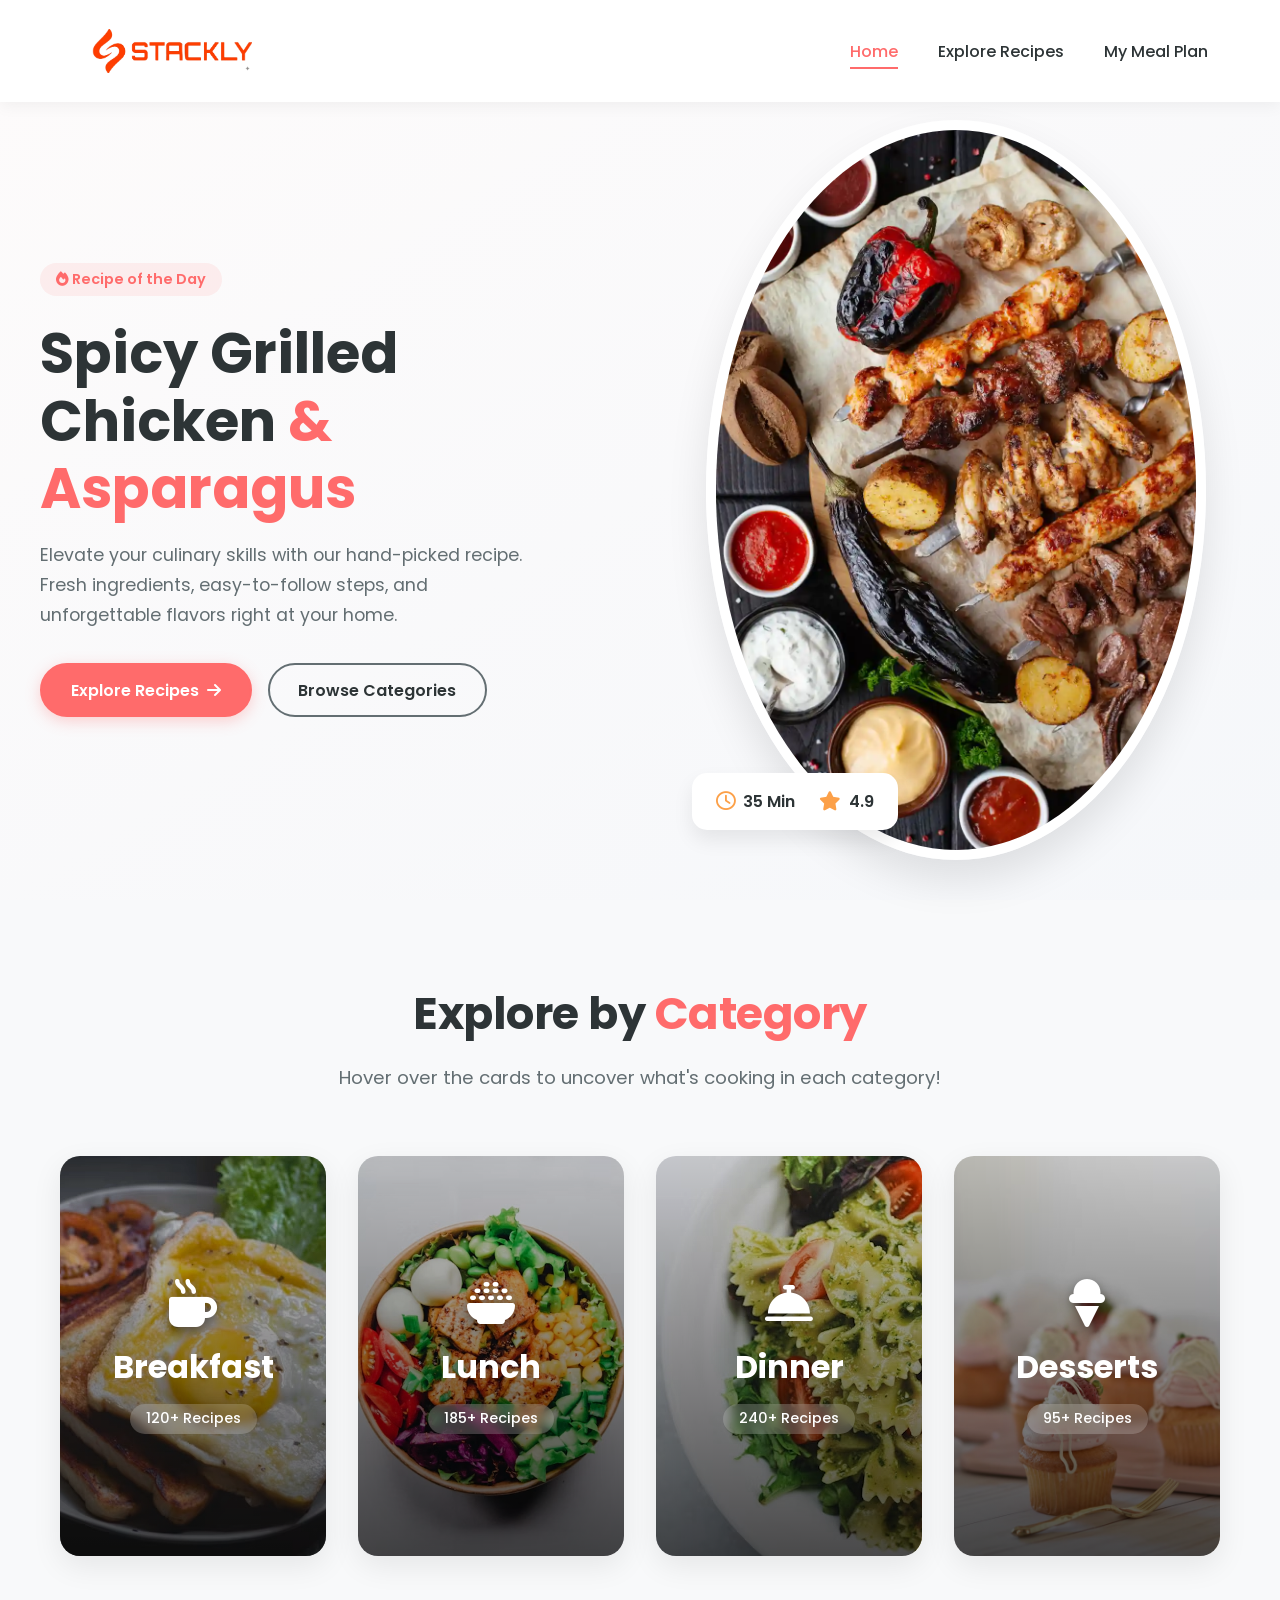
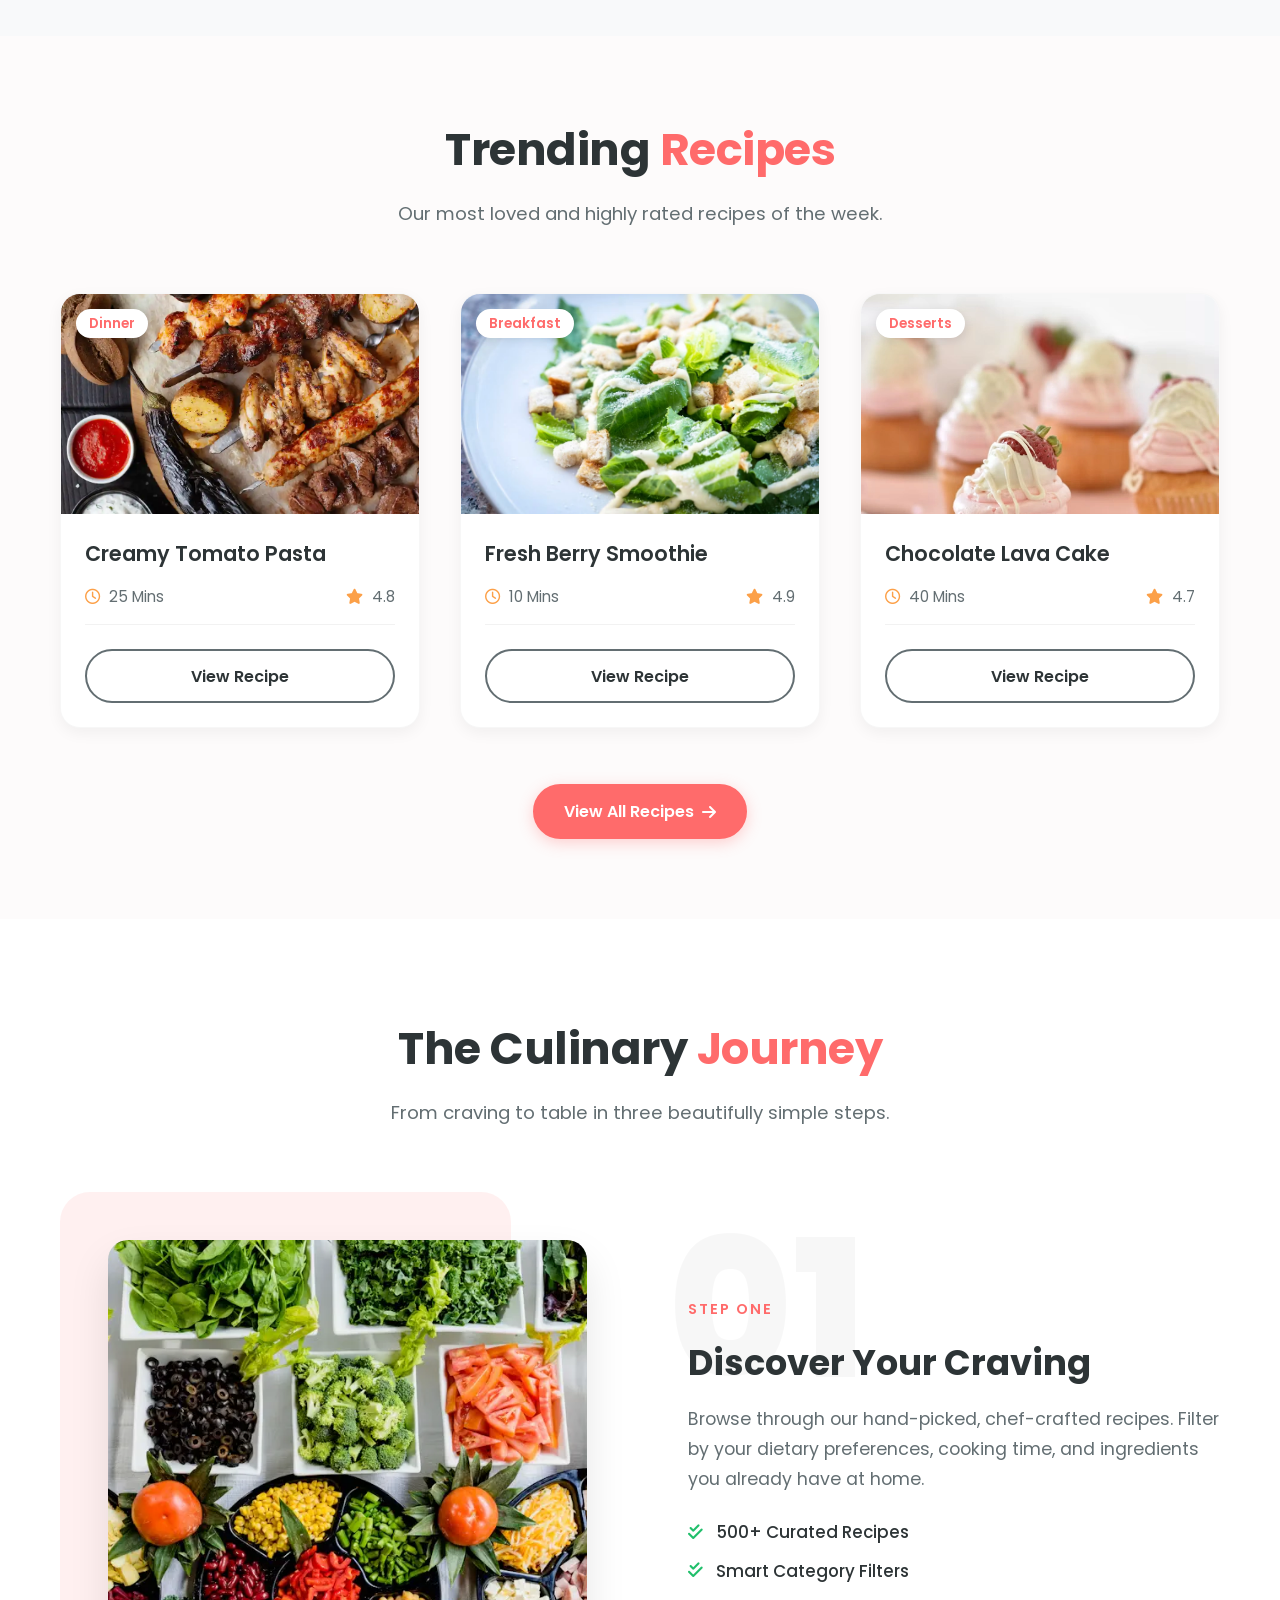
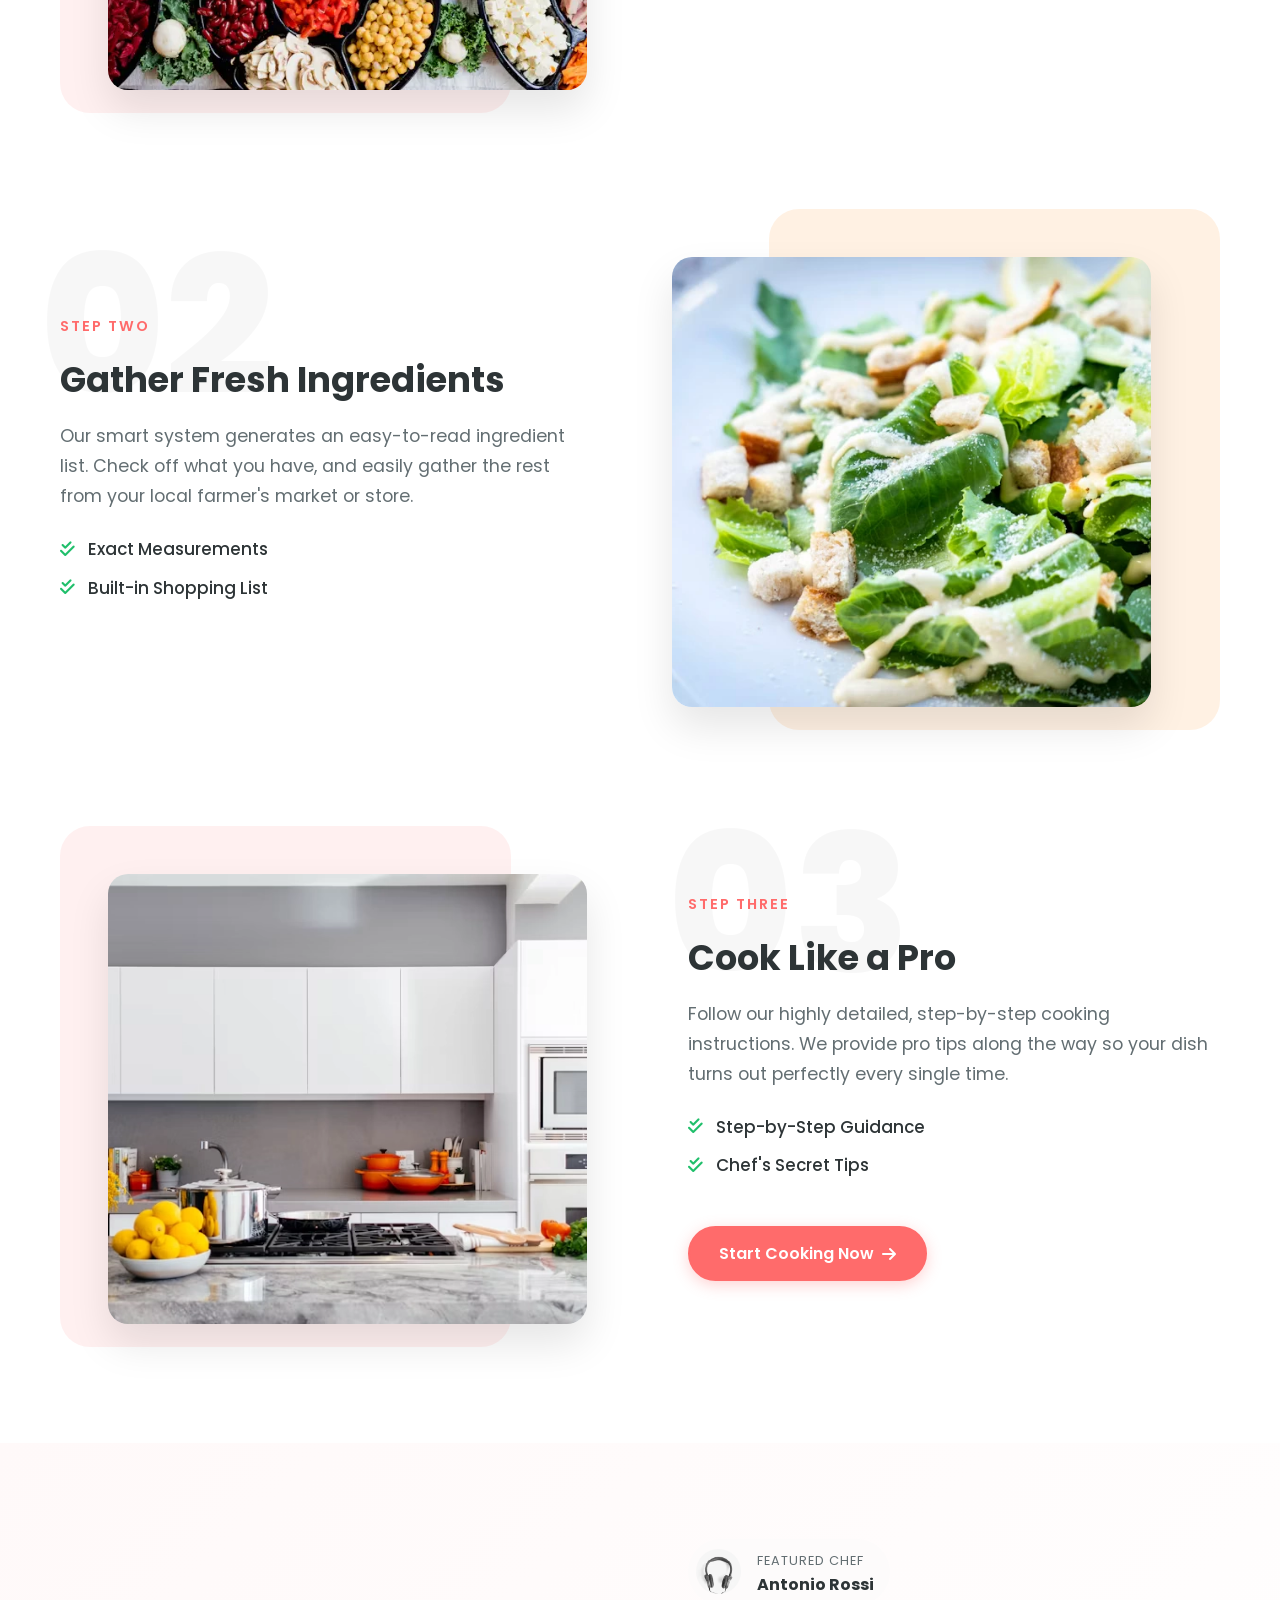
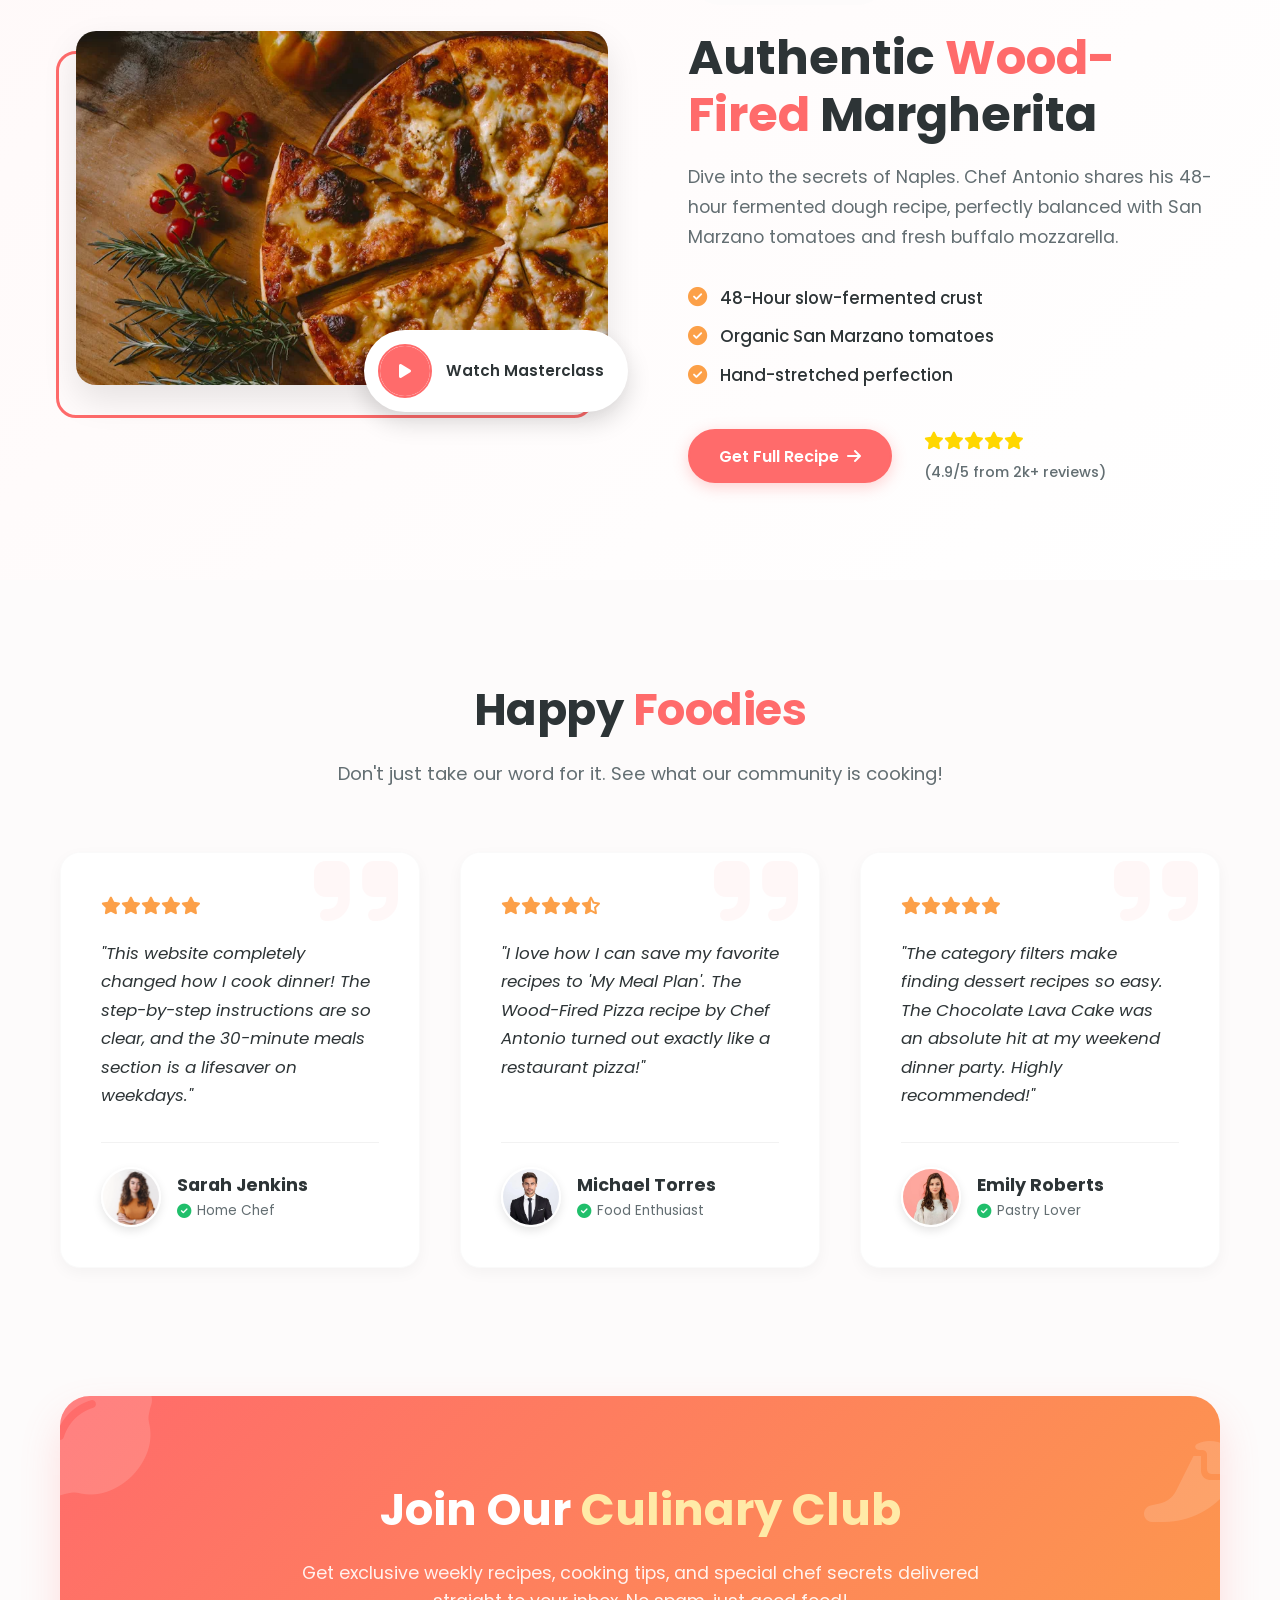
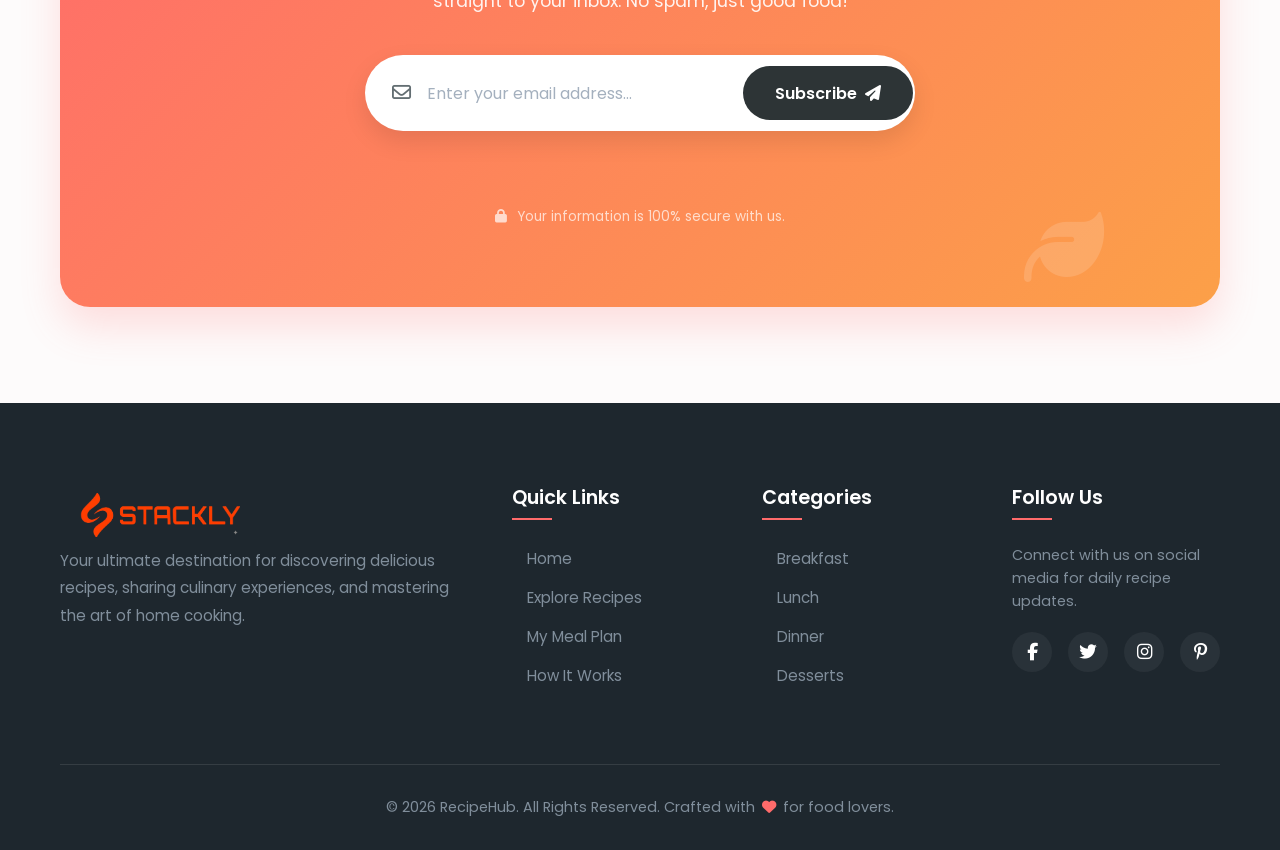
<file: index.html>
<!DOCTYPE html>
<html lang="en">

<head>
    <meta charset="UTF-8">
    <meta name="viewport" content="width=device-width, initial-scale=1.0">
    <title>Recipe Discovery</title>
    <link href="https://fonts.googleapis.com/css2?family=Poppins:wght@300;400;500;600;700&display=swap"
        rel="stylesheet">
    <link rel="stylesheet" href="https://cdnjs.cloudflare.com/ajax/libs/font-awesome/6.4.0/css/all.min.css">
    <link rel="stylesheet" href="style.css">
</head>

<body>


    <header class="header">
        <div class="nav-container">
            <a href="index.html" class="logo-container">
                <img src="./asset/logo.webp" alt="Company Logo" class="logo-img">
            </a>

            <nav class="nav-menu">
                <ul class="nav-list">
                    <li class="nav-item">
                        <a href="index.html" class="nav-link active">Home</a>
                    </li>
                    <li class="nav-item">
                        <a href="404.html" class="nav-link">Explore Recipes</a>
                    </li>
                    <li class="nav-item">
                        <a href="404.html" class="nav-link">My Meal Plan</a>
                    </li>
                </ul>
            </nav>


            <div class="hamburger">
                <span class="bar"></span>
                <span class="bar"></span>
                <span class="bar"></span>
            </div>
        </div>
    </header>

    <section class="hero" id="home">
        <div class="hero-container">

            <div class="hero-content">
                <span class="badge"><i class="fa-solid fa-fire"></i> Recipe of the Day</span>
                <h1 class="hero-title">Spicy Grilled Chicken <span>& Asparagus</span></h1>
                <p class="hero-description">
                    Elevate your culinary skills with our hand-picked recipe. Fresh ingredients, easy-to-follow steps,
                    and unforgettable flavors right at your home.
                </p>
                <div class="hero-buttons">
                    <a href="404.html" class="btn btn-primary">
                        Explore Recipes <i class="fa-solid fa-arrow-right"></i>
                    </a>
                    <a href="404.html" class="btn btn-outline">
                        Browse Categories
                    </a>
                </div>
            </div>


            <div class="hero-image-wrapper">

                <img src="./asset/rd.webp" alt="Spicy Grilled Chicken" class="hero-image">


                <div class="floating-card">
                    <div class="info-item">
                        <i class="fa-regular fa-clock"></i>
                        <span>35 Min</span>
                    </div>
                    <div class="info-item">
                        <i class="fa-solid fa-star"></i>
                        <span>4.9</span>
                    </div>
                </div>
            </div>
        </div>
    </section>




    <section class="premium-categories" id="categories">
        <div class="container">

            <div class="section-header">
                <h2>Explore by <span>Category</span></h2>
                <p>Hover over the cards to uncover what's cooking in each category!</p>
            </div>

            <div class="category-flip-grid">


                <div class="flip-card">
                    <div class="flip-card-inner">
                        <div class="flip-card-front" style="background-image: url('/asset/rd1.webp');">
                            <div class="front-overlay">
                                <i class="fa-solid fa-mug-hot"></i>
                                <h3>Breakfast</h3>
                                <span class="recipe-count">120+ Recipes</span>
                            </div>
                        </div>
                        <div class="flip-card-back">
                            <h3>Start Your Day</h3>
                            <p>Energizing morning meals.</p>
                            <ul class="category-highlights">
                                <li><i class="fa-solid fa-check"></i> Fluffy Pancakes</li>
                                <li><i class="fa-solid fa-check"></i> Fresh Smoothies</li>
                                <li><i class="fa-solid fa-check"></i> Classic Omelets</li>
                            </ul>
                            <a href="404.html" class="btn-outline-light">Explore Breakfast</a>
                        </div>
                    </div>
                </div>


                <div class="flip-card">
                    <div class="flip-card-inner">
                        <div class="flip-card-front" style="background-image: url('/asset/rd2.webp');">
                            <div class="front-overlay">
                                <i class="fa-solid fa-bowl-rice"></i>
                                <h3>Lunch</h3>
                                <span class="recipe-count">185+ Recipes</span>
                            </div>
                        </div>
                        <div class="flip-card-back">
                            <h3>Midday Energy</h3>
                            <p>Delicious & wholesome meals.</p>
                            <ul class="category-highlights">
                                <li><i class="fa-solid fa-check"></i> Healthy Salads</li>
                                <li><i class="fa-solid fa-check"></i> Hearty Bowls</li>
                                <li><i class="fa-solid fa-check"></i> Quick Wraps</li>
                            </ul>
                            <a href="404.html" class="btn-outline-light">Explore Lunch</a>
                        </div>
                    </div>
                </div>


                <div class="flip-card">
                    <div class="flip-card-inner">
                        <div class="flip-card-front" style="background-image: url('/asset/rd3.webp');">
                            <div class="front-overlay">
                                <i class="fa-solid fa-bell-concierge"></i>
                                <h3>Dinner</h3>
                                <span class="recipe-count">240+ Recipes</span>
                            </div>
                        </div>
                        <div class="flip-card-back">
                            <h3>Evening Feasts</h3>
                            <p>Perfect recipes to wind down.</p>
                            <ul class="category-highlights">
                                <li><i class="fa-solid fa-check"></i> Rich Pastas</li>
                                <li><i class="fa-solid fa-check"></i> Grilled Steaks</li>
                                <li><i class="fa-solid fa-check"></i> Comfort Soups</li>
                            </ul>
                            <a href="404.html" class="btn-outline-light">Explore Dinner</a>
                        </div>
                    </div>
                </div>


                <div class="flip-card">
                    <div class="flip-card-inner">
                        <div class="flip-card-front" style="background-image: url('/asset/rd4.webp');">
                            <div class="front-overlay">
                                <i class="fa-solid fa-ice-cream"></i>
                                <h3>Desserts</h3>
                                <span class="recipe-count">95+ Recipes</span>
                            </div>
                        </div>
                        <div class="flip-card-back">
                            <h3>Sweet Treats</h3>
                            <p>Mouth-watering dessert collection.</p>
                            <ul class="category-highlights">
                                <li><i class="fa-solid fa-check"></i> Lava Cakes</li>
                                <li><i class="fa-solid fa-check"></i> Fruit Tarts</li>
                                <li><i class="fa-solid fa-check"></i> Ice Creams</li>
                            </ul>
                            <a href="404.html" class="btn-outline-light">Explore Desserts</a>
                        </div>
                    </div>
                </div>

            </div>
        </div>
    </section>





    <section class="popular-recipes" id="popular">
        <div class="container">
            <div class="section-header">
                <h2>Trending <span>Recipes</span></h2>
                <p>Our most loved and highly rated recipes of the week.</p>
            </div>

            <div class="recipe-grid">

                <div class="recipe-card">
                    <div class="recipe-img-wrapper">
                        <img src="./asset/rd.webp" alt="Creamy Tomato Pasta">
                        <span class="recipe-category-badge">Dinner</span>
                    </div>
                    <div class="recipe-card-body">
                        <h3 class="recipe-title">Creamy Tomato Pasta</h3>
                        <div class="recipe-meta">
                            <span><i class="fa-regular fa-clock"></i> 25 Mins</span>
                            <span><i class="fa-solid fa-star"></i> 4.8</span>
                        </div>
                        <a href="404.html" class="btn btn-outline recipe-btn">View Recipe</a>
                    </div>
                </div>


                <div class="recipe-card">
                    <div class="recipe-img-wrapper">
                        <img src="./asset/rd5.webp" alt="Fresh Berry Smoothie">
                        <span class="recipe-category-badge">Breakfast</span>
                    </div>
                    <div class="recipe-card-body">
                        <h3 class="recipe-title">Fresh Berry Smoothie</h3>
                        <div class="recipe-meta">
                            <span><i class="fa-regular fa-clock"></i> 10 Mins</span>
                            <span><i class="fa-solid fa-star"></i> 4.9</span>
                        </div>
                        <a href="404.html" class="btn btn-outline recipe-btn">View Recipe</a>
                    </div>
                </div>


                <div class="recipe-card">
                    <div class="recipe-img-wrapper">
                        <img src="./asset/rd4.webp" alt="Chocolate Lava Cake">
                        <span class="recipe-category-badge">Desserts</span>
                    </div>
                    <div class="recipe-card-body">
                        <h3 class="recipe-title">Chocolate Lava Cake</h3>
                        <div class="recipe-meta">
                            <span><i class="fa-regular fa-clock"></i> 40 Mins</span>
                            <span><i class="fa-solid fa-star"></i> 4.7</span>
                        </div>
                        <a href="404.html" class="btn btn-outline recipe-btn">View Recipe</a>
                    </div>
                </div>
            </div>


            <div class="view-all-container">
                <a href="404.html" class="btn btn-primary">View All Recipes <i class="fa-solid fa-arrow-right"></i></a>
            </div>
        </div>
    </section>



    <section class="premium-journey" id="how-it-works">
        <div class="container">
            <div class="section-header">
                <h2>The Culinary <span>Journey</span></h2>
                <p>From craving to table in three beautifully simple steps.</p>
            </div>

            <div class="journey-wrapper">


                <div class="journey-row">
                    <div class="journey-img-col">
                        <div class="image-backdrop"></div>
                        <img src="./asset/rd6.webp" alt="Discover Recipes" class="journey-img float-anim-1">
                    </div>
                    <div class="journey-text-col">
                        <span class="giant-number">01</span>
                        <div class="journey-content">
                            <span class="step-badge">Step One</span>
                            <h3>Discover Your Craving</h3>
                            <p>Browse through our hand-picked, chef-crafted recipes. Filter by your dietary preferences,
                                cooking time, and ingredients you already have at home.</p>
                            <ul class="step-features">
                                <li><i class="fa-solid fa-check-double"></i> 500+ Curated Recipes</li>
                                <li><i class="fa-solid fa-check-double"></i> Smart Category Filters</li>
                            </ul>
                        </div>
                    </div>
                </div>


                <div class="journey-row reverse">
                    <div class="journey-img-col">
                        <div class="image-backdrop secondary-backdrop"></div>
                        <img src="./asset/rd5.webp" alt="Gather Ingredients" class="journey-img float-anim-2">
                    </div>
                    <div class="journey-text-col">
                        <span class="giant-number">02</span>
                        <div class="journey-content">
                            <span class="step-badge">Step Two</span>
                            <h3>Gather Fresh Ingredients</h3>
                            <p>Our smart system generates an easy-to-read ingredient list. Check off what you have, and
                                easily gather the rest from your local farmer's market or store.</p>
                            <ul class="step-features">
                                <li><i class="fa-solid fa-check-double"></i> Exact Measurements</li>
                                <li><i class="fa-solid fa-check-double"></i> Built-in Shopping List</li>
                            </ul>
                        </div>
                    </div>
                </div>


                <div class="journey-row">
                    <div class="journey-img-col">
                        <div class="image-backdrop"></div>
                        <img src="./asset/rd7.webp" alt="Cook and Enjoy" class="journey-img float-anim-1">
                    </div>
                    <div class="journey-text-col">
                        <span class="giant-number">03</span>
                        <div class="journey-content">
                            <span class="step-badge">Step Three</span>
                            <h3>Cook Like a Pro</h3>
                            <p>Follow our highly detailed, step-by-step cooking instructions. We provide pro tips along
                                the way so your dish turns out perfectly every single time.</p>
                            <ul class="step-features">
                                <li><i class="fa-solid fa-check-double"></i> Step-by-Step Guidance</li>
                                <li><i class="fa-solid fa-check-double"></i> Chef's Secret Tips</li>
                            </ul>
                            <a href="404.html" class="btn btn-primary mt-3">Start Cooking Now <i
                                    class="fa-solid fa-arrow-right"></i></a>
                        </div>
                    </div>
                </div>

            </div>
        </div>
    </section>




    <section class="premium-special" id="special">
        <div class="container">
            <div class="special-layout">


                <div class="special-image-box fade-in-left">
                    <div class="image-border-frame">
                        <img src="./asset/rd8.webp" alt="Wood-Fired Pizza" class="special-main-img">


                        <div class="video-trigger">
                            <a href="404.html" class="pulse-play-btn">
                                <i class="fa-solid fa-play"></i>
                            </a>
                            <span>Watch Masterclass</span>
                        </div>
                    </div>
                </div>


                <div class="special-text-box fade-in-right">
                    <div class="chef-badge">
                        <img src="./asset/rd9.webp" alt="Chef Antonio" class="chef-avatar">
                        <div>
                            <span class="chef-title">Featured Chef</span>
                            <h4 class="chef-name">Antonio Rossi</h4>
                        </div>
                    </div>

                    <h2 class="special-heading">Authentic <span>Wood-Fired</span> Margherita</h2>
                    <p class="special-desc">
                        Dive into the secrets of Naples. Chef Antonio shares his 48-hour fermented dough recipe,
                        perfectly balanced with San Marzano tomatoes and fresh buffalo mozzarella.
                    </p>


                    <ul class="special-features">
                        <li><i class="fa-solid fa-check-circle"></i> 48-Hour slow-fermented crust</li>
                        <li><i class="fa-solid fa-check-circle"></i> Organic San Marzano tomatoes</li>
                        <li><i class="fa-solid fa-check-circle"></i> Hand-stretched perfection</li>
                    </ul>

                    <div class="special-actions">
                        <a href="#" class="btn btn-primary">Get Full Recipe <i class="fa-solid fa-arrow-right"></i></a>
                        <div class="rating-box">
                            <div class="stars">
                                <i class="fa-solid fa-star"></i><i class="fa-solid fa-star"></i><i
                                    class="fa-solid fa-star"></i><i class="fa-solid fa-star"></i><i
                                    class="fa-solid fa-star"></i>
                            </div>
                            <span>(4.9/5 from 2k+ reviews)</span>
                        </div>
                    </div>
                </div>

            </div>
        </div>
    </section>




    <section class="testimonials" id="reviews">
        <div class="container">
            <div class="section-header">
                <h2>Happy <span>Foodies</span></h2>
                <p>Don't just take our word for it. See what our community is cooking!</p>
            </div>

            <div class="testimonial-grid">


                <div class="review-card fade-up-1">
                    <i class="fa-solid fa-quote-right quote-watermark"></i>
                    <div class="stars">
                        <i class="fa-solid fa-star"></i><i class="fa-solid fa-star"></i><i
                            class="fa-solid fa-star"></i><i class="fa-solid fa-star"></i><i
                            class="fa-solid fa-star"></i>
                    </div>
                    <p class="review-text">
                        "This website completely changed how I cook dinner! The step-by-step instructions are so clear,
                        and the 30-minute meals section is a lifesaver on weekdays."
                    </p>
                    <div class="reviewer-info">
                        <img src="./asset/woman1.webp" alt="Sarah J." class="reviewer-img">
                        <div class="reviewer-details">
                            <h4>Sarah Jenkins</h4>
                            <span><i class="fa-solid fa-circle-check verify-icon"></i> Home Chef</span>
                        </div>
                    </div>
                </div>


                <div class="review-card fade-up-2">
                    <i class="fa-solid fa-quote-right quote-watermark"></i>
                    <div class="stars">
                        <i class="fa-solid fa-star"></i><i class="fa-solid fa-star"></i><i
                            class="fa-solid fa-star"></i><i class="fa-solid fa-star"></i><i
                            class="fa-solid fa-star-half-stroke"></i>
                    </div>
                    <p class="review-text">
                        "I love how I can save my favorite recipes to 'My Meal Plan'. The Wood-Fired Pizza recipe by
                        Chef Antonio turned out exactly like a restaurant pizza!"
                    </p>
                    <div class="reviewer-info">
                        <img src="./asset/man1.webp" alt="Michael T." class="reviewer-img">
                        <div class="reviewer-details">
                            <h4>Michael Torres</h4>
                            <span><i class="fa-solid fa-circle-check verify-icon"></i> Food Enthusiast</span>
                        </div>
                    </div>
                </div>


                <div class="review-card fade-up-3">
                    <i class="fa-solid fa-quote-right quote-watermark"></i>
                    <div class="stars">
                        <i class="fa-solid fa-star"></i><i class="fa-solid fa-star"></i><i
                            class="fa-solid fa-star"></i><i class="fa-solid fa-star"></i><i
                            class="fa-solid fa-star"></i>
                    </div>
                    <p class="review-text">
                        "The category filters make finding dessert recipes so easy. The Chocolate Lava Cake was an
                        absolute hit at my weekend dinner party. Highly recommended!"
                    </p>
                    <div class="reviewer-info">
                        <img src="./asset/woman2.webp" alt="Emily R." class="reviewer-img">
                        <div class="reviewer-details">
                            <h4>Emily Roberts</h4>
                            <span><i class="fa-solid fa-circle-check verify-icon"></i> Pastry Lover</span>
                        </div>
                    </div>
                </div>

            </div>
        </div>
    </section>





    <section class="newsletter-section" id="newsletter">
        <div class="container">
            <div class="newsletter-box">

                <i class="fa-solid fa-lemon floating-icon icon-1"></i>
                <i class="fa-solid fa-leaf floating-icon icon-2"></i>
                <i class="fa-solid fa-pepper-hot floating-icon icon-3"></i>

                <div class="newsletter-content">
                    <h2>Join Our <span>Culinary Club</span></h2>
                    <p>Get exclusive weekly recipes, cooking tips, and special chef secrets delivered straight to your
                        inbox. No spam, just good food!</p>

                    <form class="newsletter-form" id="newsletterForm">
                        <div class="input-group" id="newsletterInputGroup">
                            <i class="fa-regular fa-envelope input-icon"></i>

                            <input type="text" id="newsletterEmail" placeholder="Enter your email address...">
                            <button type="submit" class="btn btn-dark">Subscribe <i
                                    class="fa-solid fa-paper-plane"></i></button>
                        </div>

                        <p id="newsletterMessage" class="form-message"></p>
                    </form>
                    <span class="spam-notice"><i class="fa-solid fa-lock"></i> Your information is 100% secure with
                        us.</span>
                </div>
            </div>
        </div>
    </section>




    <footer class="footer">
        <div class="container">
            <div class="footer-grid">


                <div class="footer-col about-col">
                    <a href="index.html" class="logo-container">
                        <img src="./asset/logo.webp" alt="Company Logo" class="logo-img">
                    </a>
                    <p class="footer-desc">
                        Your ultimate destination for discovering delicious recipes, sharing culinary experiences, and
                        mastering the art of home cooking.
                    </p>
                </div>


                <div class="footer-col">
                    <h4 class="footer-title">Quick Links</h4>
                    <ul class="footer-links">
                        <li><a href="index.html"><i class="fa-solid fa-chevron-right"></i> Home</a></li>
                        <li><a href="404.html"><i class="fa-solid fa-chevron-right"></i> Explore Recipes</a></li>
                        <li><a href="404.html"><i class="fa-solid fa-chevron-right"></i> My Meal Plan</a></li>
                        <li><a href="404.html"><i class="fa-solid fa-chevron-right"></i> How It Works</a></li>
                    </ul>
                </div>


                <div class="footer-col">
                    <h4 class="footer-title">Categories</h4>
                    <ul class="footer-links">
                        <li><a href="404.html"><i class="fa-solid fa-chevron-right"></i> Breakfast</a></li>
                        <li><a href="404.html"><i class="fa-solid fa-chevron-right"></i> Lunch</a></li>
                        <li><a href="404.html"><i class="fa-solid fa-chevron-right"></i> Dinner</a></li>
                        <li><a href="404.html"><i class="fa-solid fa-chevron-right"></i> Desserts</a></li>
                    </ul>
                </div>


                <div class="footer-col">
                    <h4 class="footer-title">Follow Us</h4>
                    <p class="social-desc">Connect with us on social media for daily recipe updates.</p>
                    <div class="social-icons">
                        <a href="404.html" class="social-link" title="Facebook"><i
                                class="fa-brands fa-facebook-f"></i></a>
                        <a href="404.html" class="social-link" title="Twitter"><i class="fa-brands fa-twitter"></i></a>
                        <a href="404.html" class="social-link" title="Instagram"><i
                                class="fa-brands fa-instagram"></i></a>
                        <a href="404.html" class="social-link" title="Pinterest"><i
                                class="fa-brands fa-pinterest-p"></i></a>
                    </div>
                </div>

            </div>


            <div class="footer-bottom">
                <p>&copy; 2026 RecipeHub. All Rights Reserved. Crafted with <i class="fa-solid fa-heart"></i> for food
                    lovers.</p>
            </div>
        </div>
    </footer>







    <script src="main.js"></script>
</body>

</html>
</file>
<file: style.css>
:root {
    --primary-color: #ff6b6b;  
    --secondary-color: #fca048;
    --text-dark: #2d3436;
    --text-light: #636e72;
    --bg-light: #fdfbfb;
    --white: #ffffff;
    --transition: all 0.3s ease-in-out;
    --shadow: 0 4px 15px rgba(0, 0, 0, 0.05);
}

 
* {
    margin: 0;
    padding: 0;
    box-sizing: border-box;
    font-family: 'Poppins', sans-serif;
}

body {
    background-color: var(--bg-light);
    color: var(--text-dark);
    overflow-x: hidden;
     
    padding-top: 80px; 
}

 
body.no-scroll {
    overflow: hidden;
}

 
.header {
    position: fixed;
    top: 0;
    left: 0;
    width: 100%;
    background-color: rgba(255, 255, 255, 0.95);
    backdrop-filter: blur(10px);  
    box-shadow: var(--shadow);
    z-index: 1000;
}

.nav-container {
    max-width: 1200px;
    margin: 0 auto;
    padding: 1.2rem 2rem;
    display: flex;
    justify-content: space-between;
    align-items: center;
}

 
.logo-container {
     display: flex;
     align-items: center;
     justify-content: flex-start;
     padding: 10px 20px;
 }


 .logo-img {
     width: 160px;
     transition: transform 0.3s ease;
 }


 .logo-img:hover {
     transform: scale(1.05);
     cursor: pointer;
 }

 
.nav-menu {
    display: flex;
}

.nav-list {
    display: flex;
    list-style: none;
    gap: 2.5rem;
}

.nav-link {
    text-decoration: none;
    color: var(--text-dark);
    font-weight: 500;
    font-size: 1rem;
    position: relative;
    transition: var(--transition);
}

 
.nav-link::after {
    content: '';
    position: absolute;
    left: 0;
    bottom: -6px;
    width: 0;
    height: 2px;
    background-color: var(--primary-color);
    transition: var(--transition);
}

.nav-link:hover, 
.nav-link.active {
    color: var(--primary-color);
}

.nav-link:hover::after, 
.nav-link.active::after {
    width: 100%;
}

 
.hamburger {
    display: none;
    cursor: pointer;
    z-index: 1001;
}

.hamburger .bar {
    display: block;
    width: 25px;
    height: 3px;
    margin: 5px auto;
    background-color: var(--text-dark);
    transition: var(--transition);
    border-radius: 3px;
}

 
@media (max-width: 768px) {
    .hamburger {
        display: block;
    }

     
    .hamburger.active .bar:nth-child(2) {
        opacity: 0;
    }

    .hamburger.active .bar:nth-child(1) {
        transform: translateY(8px) rotate(45deg);
        background-color: var(--primary-color);
    }

    .hamburger.active .bar:nth-child(3) {
        transform: translateY(-8px) rotate(-45deg);
        background-color: var(--primary-color);
    }

     
    .nav-menu {
        position: fixed;
        top: 0;
        right: -100%;  
        width: 75%;
        max-width: 350px;
        height: 100vh;
        background-color: var(--white);
        box-shadow: -5px 0 15px rgba(0, 0, 0, 0.1);
        display: flex;
        flex-direction: column;
        justify-content: center;
        align-items: center;
        transition: 0.4s ease-in-out;
        z-index: 1000;
    }

    .nav-menu.active {
        right: 0;  
    }

    .nav-list {
        flex-direction: column;
        gap: 2.5rem;
        text-align: center;
    }

    .nav-link {
        font-size: 1.25rem;
    }
}




 
.btn {
    display: inline-flex;
    align-items: center;
    gap: 0.5rem;
    padding: 0.8rem 1.8rem;
    border-radius: 50px;
    font-size: 1rem;
    font-weight: 600;
    text-decoration: none;
    cursor: pointer;
    transition: var(--transition);
}

.btn-primary {
    background-color: var(--primary-color);
    color: var(--white);
    border: 2px solid var(--primary-color);
    box-shadow: 0 4px 15px rgba(255, 107, 107, 0.3);
}

.btn-primary:hover {
    background-color: transparent;
    color: var(--primary-color);
}

.btn-outline {
    background-color: transparent;
    color: var(--text-dark);
    border: 2px solid var(--text-light);
}

.btn-outline:hover {
    border-color: var(--primary-color);
    color: var(--primary-color);
}

 
.hero {
    min-height: calc(100vh - 80px);  
    display: flex;
    align-items: center;
    padding: 2rem;
    background: linear-gradient(to right bottom, #fdfbfb, #f5f7fa);
}

.hero-container {
    max-width: 1200px;
    margin: 0 auto;
    display: flex;
    align-items: center;
    justify-content: space-between;
    gap: 4rem;
}

 
.hero-content {
    flex: 1;
}

.badge {
    display: inline-block;
    background-color: rgba(255, 107, 107, 0.1);
    color: var(--primary-color);
    padding: 0.4rem 1rem;
    border-radius: 20px;
    font-size: 0.9rem;
    font-weight: 600;
    margin-bottom: 1.5rem;
}

.hero-title {
    font-size: 3.5rem;
    font-weight: 700;
    line-height: 1.2;
    margin-bottom: 1.2rem;
    color: var(--text-dark);
}

.hero-title span {
    color: var(--primary-color);
}

.hero-description {
    font-size: 1.1rem;
    color: var(--text-light);
    line-height: 1.7;
    margin-bottom: 2rem;
    max-width: 90%;
}

.hero-buttons {
    display: flex;
    gap: 1rem;
}

 
.hero-image-wrapper {
    flex: 1;
    position: relative;
    display: flex;
    justify-content: center;
}

.hero-image {
    width: 100%;
    max-width: 500px;
    height: auto;
    border-radius: 50%;  
    box-shadow: 0 20px 40px rgba(0, 0, 0, 0.1);
    border: 10px solid var(--white);
    animation: float 6s ease-in-out infinite;  
}

@keyframes float {
    0% { transform: translateY(0px); }
    50% { transform: translateY(-15px); }
    100% { transform: translateY(0px); }
}

.floating-card {
    position: absolute;
    bottom: 30px;
    left: 20px;
    background-color: var(--white);
    padding: 1rem 1.5rem;
    border-radius: 15px;
    box-shadow: 0 10px 20px rgba(0, 0, 0, 0.08);
    display: flex;
    gap: 1.5rem;
    animation: float 6s ease-in-out infinite;
    animation-delay: 1s;  
}

.info-item {
    display: flex;
    align-items: center;
    gap: 0.5rem;
    font-weight: 600;
    color: var(--text-dark);
}

.info-item i {
    color: var(--secondary-color);
    font-size: 1.2rem;
}

 
@media (max-width: 992px) {
    .hero-title {
        font-size: 2.8rem;
    }
    .hero-container {
        gap: 2rem;
    }
}

@media (max-width: 768px) {
    .hero {
        padding: 4rem 2rem;
    }
    .hero-container {
        flex-direction: column-reverse;  
        text-align: center;
    }
    .hero-description {
        max-width: 100%;
        margin-left: auto;
        margin-right: auto;
    }
    .hero-buttons {
        justify-content: center;
        flex-wrap: wrap;
    }
    .floating-card {
        bottom: 10px;
        left: 50%;
        transform: translateX(-50%);
        animation: none;  
    }
    .hero-image {
        animation: none;
    }
}



 
html, body {
    overflow-x: hidden;  
    width: 100%;
}

.container {
    width: 100%;
    max-width: 1200px;
    margin: 0 auto;
    padding: 0 20px;
    box-sizing: border-box;
}

 
.premium-categories {
    padding: 5rem 0;
    background-color: #f8f9fa;
    width: 100%;
    box-sizing: border-box;
}

.category-flip-grid {
    display: grid;
    grid-template-columns: repeat(auto-fit, minmax(250px, 1fr));
    gap: 2rem;
    width: 100%;
}

 
.flip-card {
    background-color: transparent;
    width: 100%;
     
    height: 400px; 
    perspective: 1500px; 
    cursor: pointer;
    outline: none;
    -webkit-tap-highlight-color: transparent;
}

.flip-card-inner {
    position: relative;
    width: 100%;
    height: 100%;
    transition: transform 0.8s cubic-bezier(0.25, 0.8, 0.25, 1); 
    transform-style: preserve-3d;
    border-radius: 20px;
    box-shadow: 0 10px 30px rgba(0,0,0,0.08);
}

.flip-card:hover .flip-card-inner {
    transform: rotateY(180deg);
}

 
.flip-card-front, .flip-card-back {
    position: absolute;
    top: 0;
    left: 0;
    width: 100%;
    height: 100%;
    -webkit-backface-visibility: hidden; 
    backface-visibility: hidden;
    border-radius: 20px;
    overflow: hidden;
    margin: 0;
    padding: 0;
    border: none;
    background-color: var(--white);
}

 
.flip-card-front {
    background-size: cover;
    background-position: center;
}

.front-overlay {
    position: absolute;
    top: 0;
    left: 0;
    width: 100%;
    height: 100%;
    background: linear-gradient(to bottom, rgba(0,0,0,0.2) 0%, rgba(0,0,0,0.7) 100%);
    display: flex;
    flex-direction: column;
    justify-content: center;
    align-items: center;
    color: var(--white);
}

.front-overlay i {
    font-size: 3rem;
    margin-bottom: 1rem;
    color: var(--white);
    filter: drop-shadow(0 4px 6px rgba(0,0,0,0.4));
}

.front-overlay h3 {
    font-size: 2rem;
    font-weight: 700;
    margin-bottom: 0.8rem;
}

.recipe-count {
    background: rgba(255, 255, 255, 0.2);
    backdrop-filter: blur(5px);
    padding: 0.3rem 1rem;
    border-radius: 20px;
    font-size: 0.9rem;
    font-weight: 500;
}

 
.flip-card-back {
    background: linear-gradient(135deg, var(--primary-color) 0%, var(--secondary-color) 100%);
    color: var(--white);
    transform: rotateY(180deg);
    display: flex;
    flex-direction: column;
    justify-content: center;
    align-items: center;
    text-align: center;
    padding: 1.5rem;  
    box-sizing: border-box;
}

.flip-card-back h3 {
    font-size: 1.4rem;
    margin-bottom: 0.5rem;
    font-weight: 600;
}

.flip-card-back p {
    font-size: 0.9rem;
    margin-bottom: 1rem;  
    opacity: 0.9;
}

.category-highlights {
    list-style: none;
    text-align: left;
    margin-bottom: 1.5rem;  
}

.category-highlights li {
    font-size: 0.9rem;
    margin-bottom: 0.5rem;
    display: flex;
    align-items: center;
    gap: 0.5rem;
    font-weight: 500;
}

.category-highlights li i {
    color: #ffeaa7;
}

.btn-outline-light {
    border: 2px solid var(--white);
    color: var(--white);
    background: transparent;
    padding: 0.6rem 1.2rem;
    border-radius: 50px;
    text-decoration: none;
    font-size: 0.95rem;
    font-weight: 600;
    transition: var(--transition);
}

.btn-outline-light:hover {
    background: var(--white);
    color: var(--primary-color);
}

 
.section-header {
    display: flex !important;
    flex-direction: column !important;
    align-items: center !important;
    justify-content: center !important;
    text-align: center !important;
    margin: 0 auto 4rem auto !important;
    width: 100% !important;
    max-width: 800px;  
}

.section-header h2 {
    font-size: 2.8rem !important;
    font-weight: 700 !important;
    color: var(--text-dark) !important;
    margin-bottom: 1rem !important;
    letter-spacing: -0.5px;
}

.section-header h2 span {
    color: var(--primary-color) !important;
}

.section-header p {
    font-size: 1.15rem !important;
    color: var(--text-light) !important;
    line-height: 1.6 !important;
    margin: 0 !important;
}

 
@media (max-width: 768px) {
    .section-header h2 {
        font-size: 2.2rem !important;
    }
    .section-header p {
        font-size: 1rem !important;
        padding: 0 15px;
    }
}

 
@media (max-width: 600px) {
    .category-flip-grid {
        grid-template-columns: 1fr;
    }
    .flip-card {
        max-width: 320px;
        margin: 0 auto;
    }
}




 
.popular-recipes {
    padding: 5rem 0;
    background-color: var(--bg-light);
}

.recipe-grid {
    display: grid;
     
    grid-template-columns: repeat(auto-fit, minmax(320px, 1fr));
    gap: 2.5rem;
    margin-bottom: 3.5rem;
}

 
.recipe-card {
    background-color: var(--white);
    border-radius: 20px;
    overflow: hidden;  
    box-shadow: 0 5px 15px rgba(0, 0, 0, 0.05);
    transition: var(--transition);
    border: 1px solid rgba(0,0,0,0.03);
    display: flex;
    flex-direction: column;
}

.recipe-card:hover {
    transform: translateY(-8px);
    box-shadow: 0 15px 30px rgba(0, 0, 0, 0.1);
}

 
.recipe-img-wrapper {
    position: relative;
    width: 100%;
    height: 220px;
    overflow: hidden;
}

.recipe-img-wrapper img {
    width: 100%;
    height: 100%;
    object-fit: cover;
    transition: transform 0.5s ease;  
}

.recipe-card:hover .recipe-img-wrapper img {
    transform: scale(1.1);  
}

 
.recipe-category-badge {
    position: absolute;
    top: 15px;
    left: 15px;
    background-color: var(--white);
    color: var(--primary-color);
    padding: 0.3rem 0.8rem;
    border-radius: 20px;
    font-size: 0.85rem;
    font-weight: 600;
    box-shadow: 0 2px 10px rgba(0,0,0,0.1);
    z-index: 1;  
}

 
.recipe-card-body {
    padding: 1.5rem;
    display: flex;
    flex-direction: column;
    flex-grow: 1;  
}

.recipe-title {
    font-size: 1.3rem;
    color: var(--text-dark);
    margin-bottom: 1rem;
    font-weight: 600;
}

 
.recipe-meta {
    display: flex;
    justify-content: space-between;
    align-items: center;
    color: var(--text-light);
    font-size: 0.95rem;
    margin-bottom: 1.5rem;
    padding-bottom: 1rem;
    border-bottom: 1px solid rgba(0,0,0,0.05);
}

.recipe-meta i {
    color: var(--secondary-color);
    margin-right: 0.3rem;
}

 
.recipe-btn {
    width: 100%;  
    justify-content: center;
    margin-top: auto;  
}

 
.view-all-container {
    text-align: center;
    margin-top: 2rem;
}

 
@media (max-width: 768px) {
    .recipe-grid {
        grid-template-columns: repeat(auto-fit, minmax(280px, 1fr));
        gap: 2rem;
    }
    .popular-recipes {
        padding: 3rem 0;
    }
}




 
.premium-journey {
    padding: 6rem 0;
    background-color: var(--white);
    overflow: hidden;
}

.journey-wrapper {
    display: flex;
    flex-direction: column;
    gap: 6rem;  
    margin-top: 3rem;
}

 
.journey-row {
    display: flex;
    align-items: center;
    justify-content: space-between;
    gap: 4rem;
}

.journey-row.reverse {
    flex-direction: row-reverse;  
}

 
.journey-img-col {
    flex: 1;
    position: relative;
    padding: 1rem;
}

.image-backdrop {
    position: absolute;
    top: 0;
    left: 0;
    width: 80%;
    height: 100%;
    background-color: rgba(255, 107, 107, 0.1);  
    border-radius: 30px;
    z-index: 0;
}

.secondary-backdrop {
    background-color: rgba(252, 160, 72, 0.15);  
    left: auto;
    right: 0;
}

.journey-img {
    width: 90%;
    height: 450px;
    object-fit: cover;
    border-radius: 20px;
    box-shadow: 0 20px 40px rgba(0,0,0,0.1);
    position: relative;
    z-index: 1;
    margin: 2rem 0 0 2rem;  
    transition: transform 0.5s ease;
}

.journey-row.reverse .journey-img {
    margin: 2rem 2rem 0 0;
}

 
.journey-img-col:hover .journey-img {
    transform: scale(1.03);
}

.float-anim-1 {
    animation: smoothFloat 6s ease-in-out infinite;
}

.float-anim-2 {
    animation: smoothFloat 7s ease-in-out infinite reverse;
}

@keyframes smoothFloat {
    0% { transform: translateY(0px); }
    50% { transform: translateY(-15px); }
    100% { transform: translateY(0px); }
}

 
.journey-text-col {
    flex: 1;
    position: relative;
    padding: 2rem 0;
}

 
.giant-number {
    position: absolute;
    top: -50px;
    left: -20px;
    font-size: 12rem;
    font-weight: 800;
    color: rgba(0, 0, 0, 0.03);  
    z-index: 0;
    line-height: 1;
    user-select: none;
}

.journey-content {
    position: relative;
    z-index: 1;  
}

.step-badge {
    display: inline-block;
    color: var(--primary-color);
    font-weight: 600;
    font-size: 0.9rem;
    text-transform: uppercase;
    letter-spacing: 2px;
    margin-bottom: 1rem;
}

.journey-content h3 {
    font-size: 2.2rem;
    color: var(--text-dark);
    margin-bottom: 1rem;
    font-weight: 700;
}

.journey-content p {
    font-size: 1.1rem;
    color: var(--text-light);
    line-height: 1.7;
    margin-bottom: 1.5rem;
}

 
.step-features {
    list-style: none;
    margin-bottom: 1.5rem;
}

.step-features li {
    font-size: 1.05rem;
    color: var(--text-dark);
    margin-bottom: 0.8rem;
    display: flex;
    align-items: center;
    gap: 0.8rem;
    font-weight: 500;
}

.step-features li i {
    color: #20bf6b;  
}

.mt-3 {
    margin-top: 1.5rem;
}

 
@media (max-width: 992px) {
    .journey-row, .journey-row.reverse {
        flex-direction: column;  
        gap: 2rem;
    }
    
    .journey-img-col {
        width: 100%;
        text-align: center;
    }

    .journey-img {
        width: 100%;
        margin: 2rem 0 0 0;
        height: auto;
        max-height: 400px;
    }

    .journey-row.reverse .journey-img {
        margin: 2rem 0 0 0;
    }
    
    .image-backdrop {
        width: 100%;
    }

    .giant-number {
        top: -30px;
        font-size: 8rem;
    }
}


 
.premium-special {
    padding: 6rem 0;
    background: linear-gradient(135deg, #fff9f9 0%, #ffffff 100%);
    overflow: hidden;  
}

.special-layout {
    display: flex;
    align-items: center;
    justify-content: space-between;
    gap: 4rem;
}

 
.special-image-box {
    flex: 1;
    position: relative;
    padding: 1rem;
}

 
.image-border-frame {
    position: relative;
    border-radius: 20px;
    z-index: 1;
}

.image-border-frame::before {
    content: '';
    position: absolute;
    top: 20px;
    left: -20px;
    width: 100%;
    height: 100%;
    border: 3px solid var(--primary-color);
    border-radius: 20px;
    z-index: -1;
    transition: var(--transition);
}

.special-main-img {
    width: 100%;
    height: auto;
    border-radius: 20px;
    box-shadow: 0 15px 35px rgba(0,0,0,0.1);
    transition: transform 0.5s ease;
}

.special-image-box:hover .special-main-img {
    transform: translateY(-10px) scale(1.02);  
}

.special-image-box:hover .image-border-frame::before {
    top: 10px;
    left: -10px;  
}

 
.video-trigger {
    position: absolute;
    bottom: -20px;
    right: -20px;
    background-color: var(--white);
    padding: 1rem 1.5rem 1rem 1rem;
    border-radius: 50px;
    box-shadow: 0 10px 25px rgba(0,0,0,0.15);
    display: flex;
    align-items: center;
    gap: 1rem;
    z-index: 2;
    animation: float 4s ease-in-out infinite;
}

.pulse-play-btn {
    display: flex;
    align-items: center;
    justify-content: center;
    width: 50px;
    height: 50px;
    background-color: var(--primary-color);
    color: var(--white);
    border-radius: 50%;
    text-decoration: none;
    position: relative;
}

.pulse-play-btn::after {
    content: '';
    position: absolute;
    width: 100%;
    height: 100%;
    border: 2px solid var(--primary-color);
    border-radius: 50%;
    animation: pulse-ring 1.5s infinite;
}

.video-trigger span {
    font-weight: 600;
    color: var(--text-dark);
    font-size: 0.95rem;
}

 
.special-text-box {
    flex: 1;
}

 
.chef-badge {
    display: flex;
    align-items: center;
    gap: 1rem;
    margin-bottom: 1.5rem;
    background: var(--bg-light);
    padding: 0.5rem 1rem 0.5rem 0.5rem;
    border-radius: 50px;
    display: inline-flex;
}

.chef-avatar {
    width: 45px;
    height: 45px;
    border-radius: 50%;
    object-fit: cover;
}

.chef-title {
    font-size: 0.8rem;
    color: var(--text-light);
    text-transform: uppercase;
    letter-spacing: 1px;
}

.chef-name {
    font-size: 1rem;
    color: var(--text-dark);
    font-weight: 700;
}

.special-heading {
    font-size: 3rem;
    font-weight: 700;
    line-height: 1.2;
    margin-bottom: 1.2rem;
    color: var(--text-dark);
}

.special-heading span {
    color: var(--primary-color);
}

.special-desc {
    font-size: 1.1rem;
    color: var(--text-light);
    line-height: 1.7;
    margin-bottom: 2rem;
}

 
.special-features {
    list-style: none;
    margin-bottom: 2.5rem;
}

.special-features li {
    font-size: 1.05rem;
    color: var(--text-dark);
    margin-bottom: 0.8rem;
    display: flex;
    align-items: center;
    gap: 0.8rem;
    font-weight: 500;
}

.special-features li i {
    color: var(--secondary-color);
    font-size: 1.2rem;
}

 
.special-actions {
    display: flex;
    align-items: center;
    gap: 2rem;
}

.rating-box .stars {
    color: #ffd700;  
    font-size: 1.1rem;
    margin-bottom: 0.3rem;
}

.rating-box span {
    font-size: 0.9rem;
    color: var(--text-light);
    font-weight: 500;
}

 
@keyframes pulse-ring {
    0% { transform: scale(1); opacity: 0.8; }
    100% { transform: scale(1.5); opacity: 0; }
}

@keyframes float {
    0% { transform: translateY(0px); }
    50% { transform: translateY(-10px); }
    100% { transform: translateY(0px); }
}

 
.fade-in-left {
    animation: fadeInLeft 1s ease forwards;
}

.fade-in-right {
    animation: fadeInRight 1s ease forwards;
}

@keyframes fadeInLeft {
    from { opacity: 0; transform: translateX(-50px); }
    to { opacity: 1; transform: translateX(0); }
}

@keyframes fadeInRight {
    from { opacity: 0; transform: translateX(50px); }
    to { opacity: 1; transform: translateX(0); }
}

 
@media (max-width: 992px) {
    .special-layout {
        flex-direction: column;
        gap: 3rem;
    }
    .video-trigger {
        right: 10px;
    }
    .special-heading {
        font-size: 2.5rem;
    }
}

@media (max-width: 768px) {
    .special-actions {
        flex-direction: column;
        align-items: flex-start;
        gap: 1.5rem;
    }
    .image-border-frame::before {
        display: none;  
    }
}




 
.testimonials {
    padding: 6rem 0;
    background-color: var(--bg-light);  
}

.testimonial-grid {
    display: grid;
    grid-template-columns: repeat(auto-fit, minmax(320px, 1fr));
    gap: 2.5rem;
}

 
.review-card {
    background-color: var(--white);
    padding: 2.5rem;
    border-radius: 20px;
    box-shadow: 0 5px 15px rgba(0,0,0,0.04);
    border: 1px solid rgba(0,0,0,0.02);
    position: relative;
    overflow: hidden;
    transition: var(--transition);
    display: flex;
    flex-direction: column;
}

.review-card:hover {
    transform: translateY(-10px);
    box-shadow: 0 15px 30px rgba(0,0,0,0.08);
    border-color: rgba(255, 107, 107, 0.1);
}

 
.quote-watermark {
    position: absolute;
    top: -10px;
    right: 20px;
    font-size: 6rem;
    color: rgba(255, 107, 107, 0.05);  
    z-index: 0;
    transition: var(--transition);
}

.review-card:hover .quote-watermark {
    color: rgba(255, 107, 107, 0.1);  
    transform: scale(1.1) rotate(5deg);
}

 
.review-card .stars {
    color: #fca048;  
    font-size: 1.1rem;
    margin-bottom: 1.2rem;
    position: relative;
    z-index: 1;
}

.review-text {
    font-size: 1.05rem;
    line-height: 1.7;
    color: var(--text-dark);
    font-style: italic;
    margin-bottom: 2rem;
    flex-grow: 1;  
    position: relative;
    z-index: 1;
}

 
.reviewer-info {
    display: flex;
    align-items: center;
    gap: 1rem;
    border-top: 1px solid rgba(0,0,0,0.05);
    padding-top: 1.5rem;
    position: relative;
    z-index: 1;
}

.reviewer-img {
    width: 60px;
    height: 60px;
    border-radius: 50%;
    object-fit: cover;
    border: 2px solid var(--white);
    box-shadow: 0 4px 10px rgba(0,0,0,0.1);
}

.reviewer-details h4 {
    font-size: 1.1rem;
    color: var(--text-dark);
    margin-bottom: 0.2rem;
}

.reviewer-details span {
    font-size: 0.85rem;
    color: var(--text-light);
    display: flex;
    align-items: center;
    gap: 0.4rem;
}

.verify-icon {
    color: #20bf6b;  
    font-size: 0.9rem;
}

 
.fade-up-1 { animation: fadeUp 0.8s ease forwards; }
.fade-up-2 { animation: fadeUp 0.8s ease forwards 0.2s; opacity: 0; }  
.fade-up-3 { animation: fadeUp 0.8s ease forwards 0.4s; opacity: 0; }  

@keyframes fadeUp {
    0% {
        opacity: 0;
        transform: translateY(40px);
    }
    100% {
        opacity: 1;
        transform: translateY(0);
    }
}

 
@media (max-width: 768px) {
    .testimonials {
        padding: 4rem 0;
    }
    .testimonial-grid {
        gap: 1.5rem;
    }
    .review-card {
        padding: 2rem;
    }
}




 
.newsletter-section {
    padding: 2rem 0 6rem 0;
    background-color: var(--bg-light);
}

.newsletter-box {
    background: linear-gradient(135deg, var(--primary-color) 0%, var(--secondary-color) 100%);
    border-radius: 30px;
    padding: 5rem 2rem;
    text-align: center;
    position: relative;
    overflow: hidden;
    box-shadow: 0 20px 40px rgba(255, 107, 107, 0.2);
}

 
.floating-icon {
    position: absolute;
    color: rgba(255, 255, 255, 0.15);  
    z-index: 0;
}

.icon-1 {
    font-size: 8rem;
    top: -20px;
    left: -20px;
    animation: float-slow 6s ease-in-out infinite;
}

.icon-2 {
    font-size: 5rem;
    bottom: 20px;
    right: 10%;
    animation: float-slow 8s ease-in-out infinite reverse;
}

.icon-3 {
    font-size: 6rem;
    top: 30px;
    right: -20px;
    animation: float-slow 7s ease-in-out infinite 1s;
}

@keyframes float-slow {
    0% { transform: translateY(0) rotate(0deg); }
    50% { transform: translateY(-20px) rotate(10deg); }
    100% { transform: translateY(0) rotate(0deg); }
}

 
.newsletter-content {
    position: relative;
    z-index: 1;  
    max-width: 700px;
    margin: 0 auto;
}

.newsletter-content h2 {
    font-size: 2.8rem;
    font-weight: 700;
    color: var(--white);
    margin-bottom: 1rem;
}

.newsletter-content h2 span {
    color: #ffeaa7;  
}

.newsletter-content p {
    font-size: 1.1rem;
    color: rgba(255, 255, 255, 0.9);
    margin-bottom: 2.5rem;
    line-height: 1.6;
}

 
.newsletter-form {
    width: 100%;
    max-width: 550px;
    margin: 0 auto 1.5rem auto;
}

.input-group {
    display: flex;
    align-items: center;
    background-color: var(--white);
    padding: 0.5rem;
    border-radius: 50px;
    box-shadow: 0 10px 25px rgba(0,0,0,0.1);
    transition: var(--transition);
    border: 3px solid transparent;
}

 
.input-group:focus-within {
    border-color: rgba(255, 255, 255, 0.5);
    box-shadow: 0 15px 35px rgba(0,0,0,0.15);
    transform: translateY(-2px);
}

.input-icon {
    color: var(--text-light);
    font-size: 1.2rem;
    margin: 0 1rem;
}

.input-group input {
    flex: 1;
    border: none;
    outline: none;
    font-size: 1rem;
    color: var(--text-dark);
    font-family: inherit;
    background: transparent;
    padding: 0.5rem 0;
}

.input-group input::placeholder {
    color: #a4b0be;
}

 
.btn-dark {
    background-color: var(--text-dark);
    color: var(--white);
    border: none;
    border-radius: 50px;
    padding: 0.9rem 2rem;
    font-weight: 600;
    cursor: pointer;
    transition: var(--transition);
}

.btn-dark:hover {
    background-color: #000000;
    transform: scale(1.02);
}

 
.spam-notice {
    display: block;
    font-size: 0.85rem;
    color: rgba(255, 255, 255, 0.7);
    margin-top: 1rem;
}

.spam-notice i {
    margin-right: 0.4rem;
}


 
.form-message {
    margin-top: 1rem;
    font-size: 0.95rem;
    font-weight: 500;
    min-height: 20px;  
    opacity: 0;
    transition: opacity 0.3s ease;
}

.form-message.show {
    opacity: 1;
}

.form-message.error {
    color: #ff7675;  
}

.form-message.success {
    color: #55efc4;  
}

 
.input-group.error-shake {
    animation: shakeError 0.5s ease-in-out;
    border-color: #ff7675 !important;
}

@keyframes shakeError {
    0% { transform: translateX(0); }
    25% { transform: translateX(-10px); }
    50% { transform: translateX(10px); }
    75% { transform: translateX(-10px); }
    100% { transform: translateX(0); }
}

 
@media (max-width: 768px) {
    .newsletter-box {
        padding: 4rem 1.5rem;
        border-radius: 20px;
    }
    .newsletter-content h2 {
        font-size: 2.2rem;
    }
    .input-group {
        flex-direction: column;
        border-radius: 20px;
        padding: 1rem;
        background-color: transparent;
        box-shadow: none;
        gap: 1rem;
    }
    .input-group:focus-within {
        border-color: transparent;
        transform: none;
    }
    .input-group input {
        width: 100%;
        background-color: var(--white);
        border-radius: 50px;
        padding: 1rem 1.5rem;
        text-align: center;
    }
    .input-icon {
        display: none;  
    }
    .btn-dark {
        width: 100%;
        padding: 1rem;
    }
}




 
.footer {
    background-color: #1e272e;  
    color: #d2dae2;
    padding-top: 5rem;
}

.footer-grid {
    display: grid;
    grid-template-columns: 2fr 1fr 1fr 1fr;  
    gap: 3rem;
    padding-bottom: 4rem;
    border-bottom: 1px solid rgba(255, 255, 255, 0.1);
}

 
.footer-col {
    display: flex;
    flex-direction: column;
}

 
.footer-logo {
    font-size: 1.8rem;
    font-weight: 700;
    color: var(--white);
    text-decoration: none;
    display: flex;
    align-items: center;
    gap: 0.5rem;
    margin-bottom: 1.2rem;
}

.footer-logo span {
    color: var(--primary-color);
}

.footer-logo i {
    color: var(--primary-color);
}

.footer-desc {
    line-height: 1.8;
    color: #808e9b;
    font-size: 0.95rem;
}

 
.footer-title {
    color: var(--white);
    font-size: 1.2rem;
    font-weight: 600;
    margin-bottom: 1.5rem;
    position: relative;
    padding-bottom: 0.5rem;
}

 
.footer-title::after {
    content: '';
    position: absolute;
    left: 0;
    bottom: 0;
    width: 40px;
    height: 2px;
    background-color: var(--primary-color);
}

 
.footer-links {
    list-style: none;
}

.footer-links li {
    margin-bottom: 0.8rem;
}

.footer-links a {
    color: #808e9b;
    text-decoration: none;
    font-size: 0.95rem;
    display: inline-flex;
    align-items: center;
    transition: var(--transition);
}

.footer-links a i {
    font-size: 0.7rem;
    margin-right: 0.5rem;
    color: transparent;  
    transform: translateX(-5px);
    transition: var(--transition);
}

 
.footer-links a:hover {
    color: var(--primary-color);
    padding-left: 5px;  
}

.footer-links a:hover i {
    color: var(--primary-color);
    transform: translateX(0);  
}

 
.social-desc {
    color: #808e9b;
    font-size: 0.9rem;
    margin-bottom: 1.2rem;
    line-height: 1.6;
}

.social-icons {
    display: flex;
    gap: 1rem;
}

.social-link {
    display: flex;
    align-items: center;
    justify-content: center;
    width: 40px;
    height: 40px;
    background-color: rgba(255, 255, 255, 0.05);
    color: var(--white);
    border-radius: 50%;
    text-decoration: none;
    font-size: 1.1rem;
    transition: var(--transition);
}

 
.social-link:hover[title="Facebook"] { background-color: #3b5998; transform: translateY(-3px); }
.social-link:hover[title="Twitter"] { background-color: #1da1f2; transform: translateY(-3px); }
.social-link:hover[title="Instagram"] { background: linear-gradient(45deg, #f09433, #e6683c, #dc2743, #cc2366, #bc1888); transform: translateY(-3px); }
.social-link:hover[title="Pinterest"] { background-color: #bd081c; transform: translateY(-3px); }

 
.footer-bottom {
    padding: 2rem 0;
    text-align: center;
}

.footer-bottom p {
    color: #808e9b;
    font-size: 0.9rem;
}

.footer-bottom i {
    color: var(--primary-color);
    margin: 0 0.2rem;
}

 
@media (max-width: 992px) {
    .footer-grid {
        grid-template-columns: 1fr 1fr;  
    }
    .about-col {
        grid-column: span 2;  
    }
}

@media (max-width: 576px) {
    .footer-grid {
        grid-template-columns: 1fr;  
        gap: 2rem;
    }
    .about-col {
        grid-column: span 1;
    }
}
</file>
